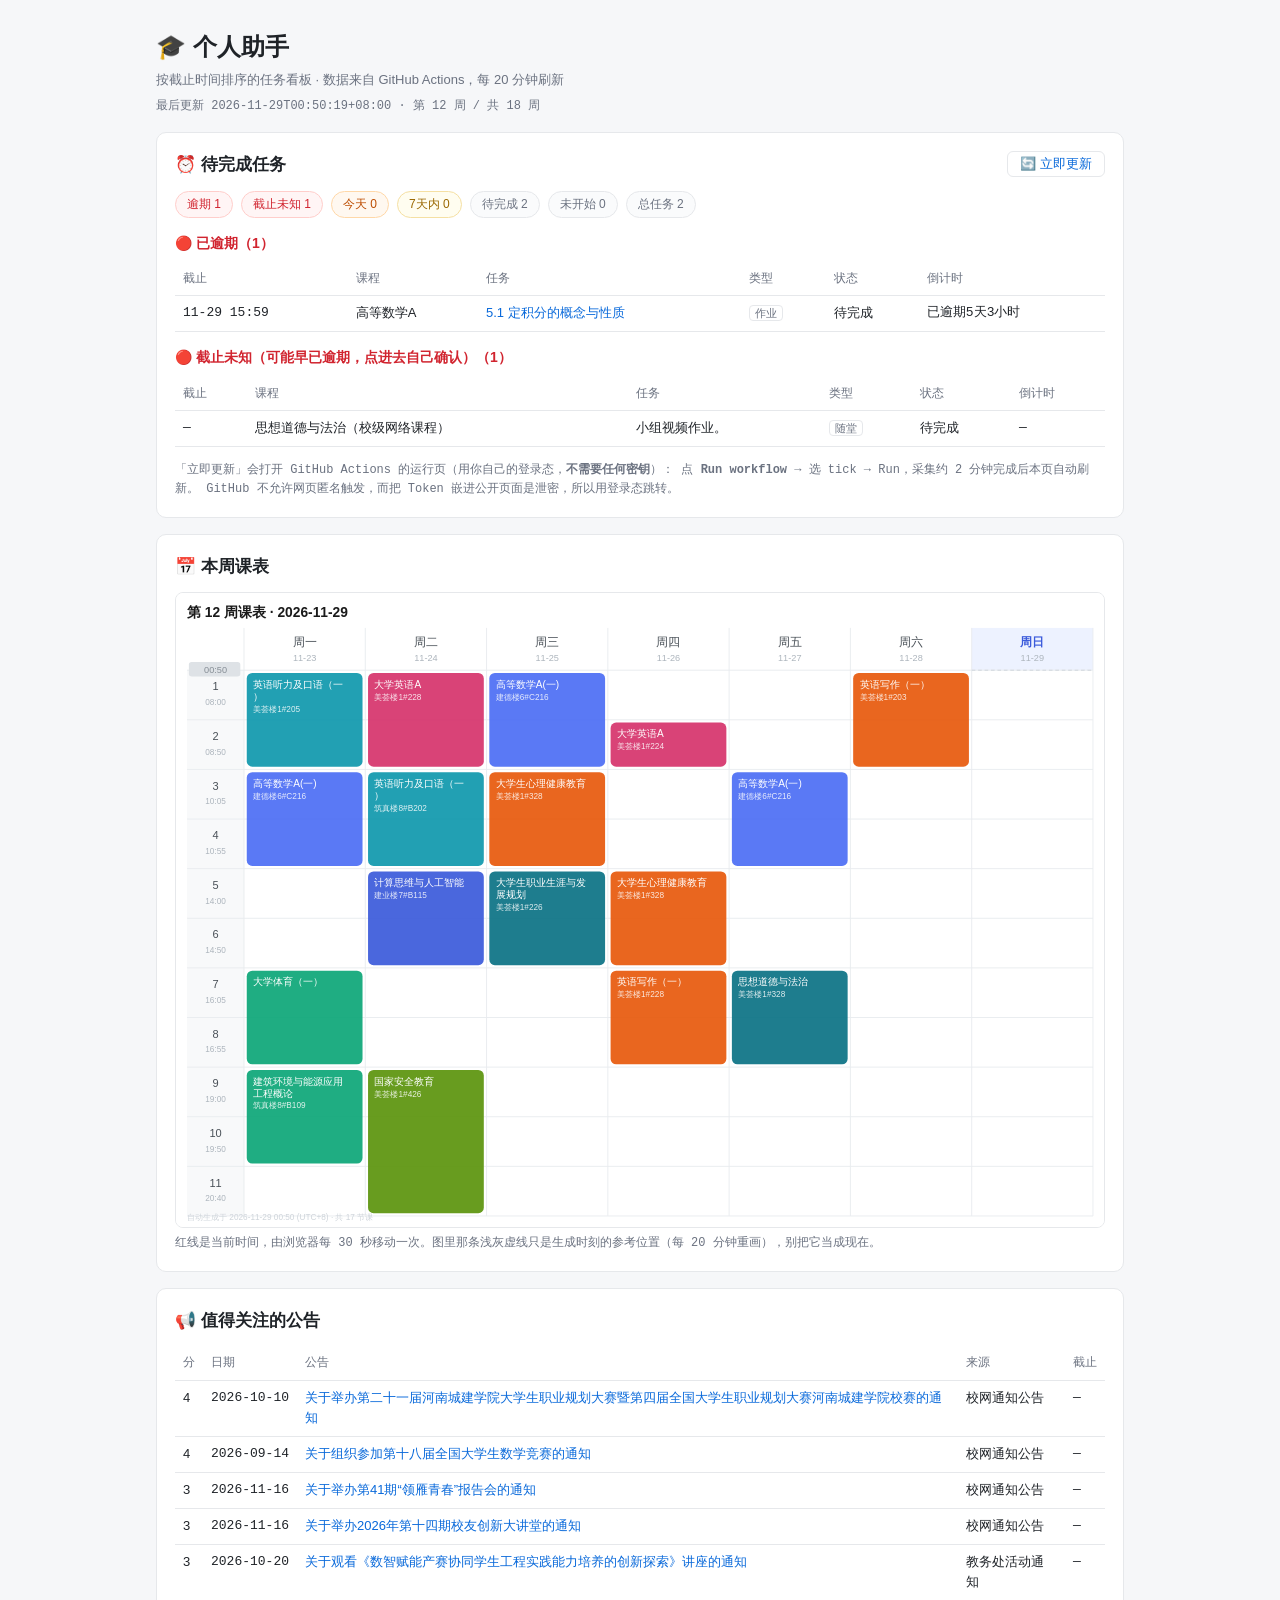
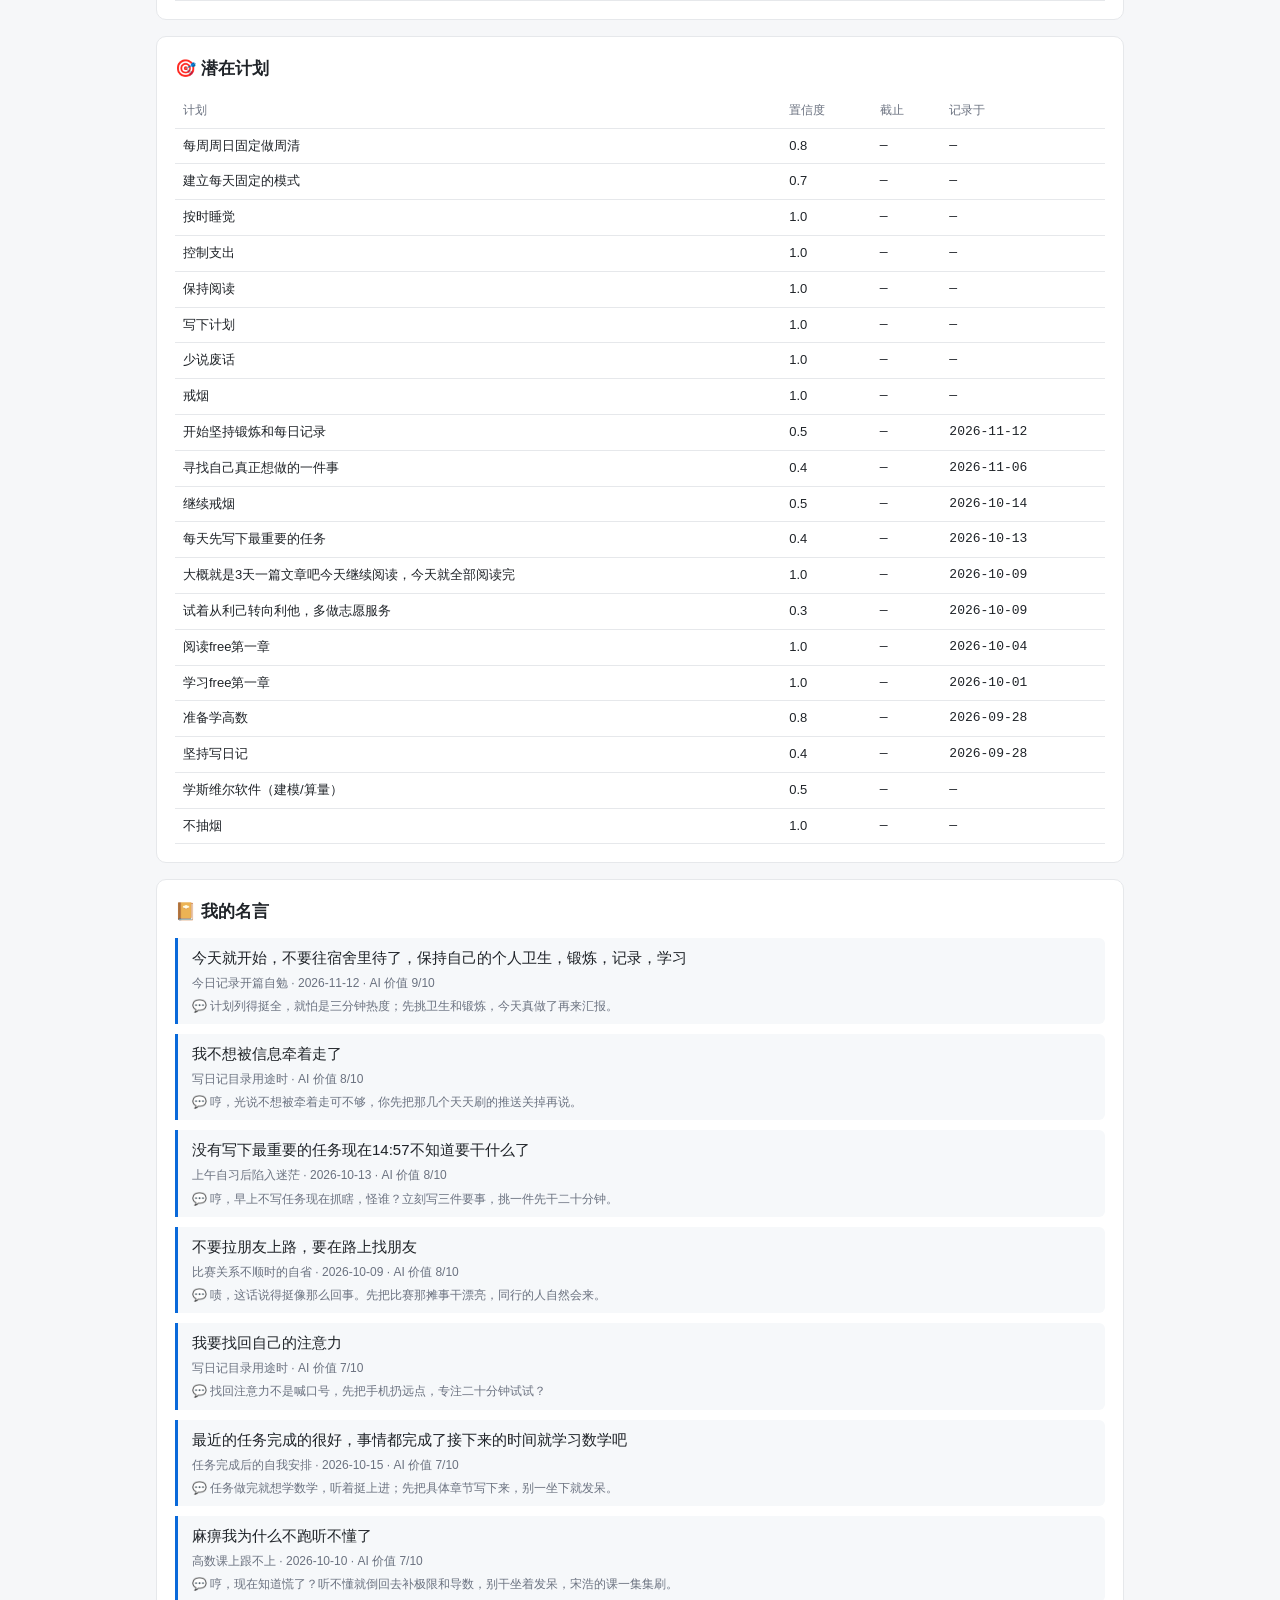
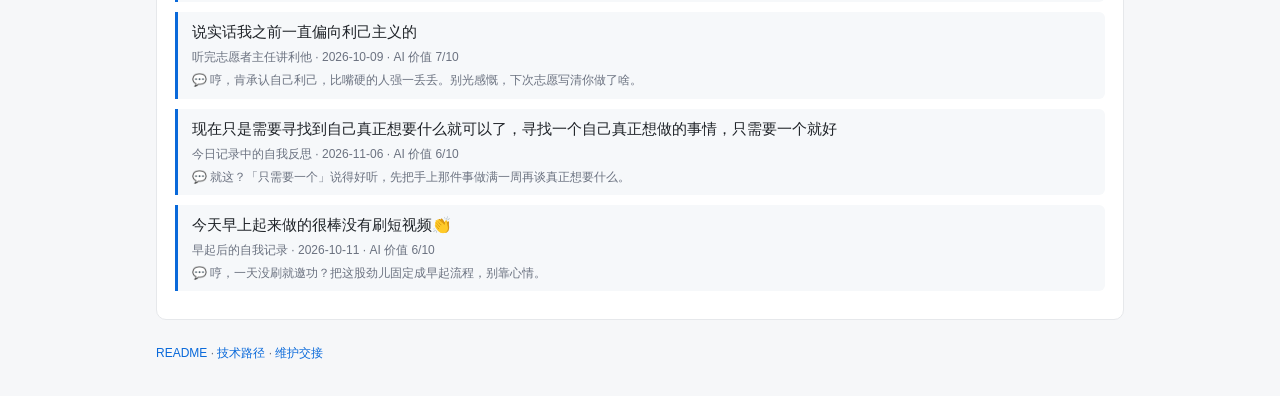
<file: docs/index.html>
<!DOCTYPE html>
<html lang="zh-CN">
<head>
<meta charset="utf-8">
<meta name="viewport" content="width=device-width, initial-scale=1">
<title>个人助手 · 任务看板</title>
<link rel="stylesheet" href="css/style.css">
</head>
<body>
<header>
  <h1>🎓 个人助手</h1>
  <p class="sub">按截止时间排序的任务看板 · 数据来自 GitHub Actions，每 20 分钟刷新</p>
  <p class="meta" id="meta">加载中…</p>
</header>

<main>
  <section>
    <h2>⏰ 待完成任务
      <button id="refreshBtn" class="refresh-btn" onclick="triggerRefresh()">🔄 立即更新</button>
    </h2>
    <div id="stats" class="stats"></div>
    <div id="tasks"></div>
    <p class="meta">「立即更新」会打开 GitHub Actions 的运行页（用你自己的登录态，<b>不需要任何密钥</b>）：
      点 <b>Run workflow</b> → 选 tick → Run，采集约 2 分钟完成后本页自动刷新。
      GitHub 不允许网页匿名触发，而把 Token 嵌进公开页面是泄密，所以用登录态跳转。</p>
  </section>

  <section>
    <h2>📅 本周课表</h2>
    <div class="svg-wrap" id="svgwrap">
      <img id="weeksvg" src="week.svg" alt="本周课表">
      <div class="now-line" id="nowline" hidden><span id="nowlabel"></span></div>
    </div>
    <p class="meta">红线是当前时间，由浏览器每 30 秒移动一次。图里那条浅灰虚线只是生成时刻的参考位置（每 20 分钟重画），别把它当成现在。</p>
  </section>

  <section>
    <h2>📢 值得关注的公告</h2>
    <div id="notices"></div>
  </section>

  <section>
    <h2>🎯 潜在计划</h2>
    <div id="plans"></div>
  </section>

  <section>
    <h2>📔 我的名言</h2>
    <div id="quotes"></div>
  </section>
</main>

<footer>
  <!-- 必须写绝对地址：Pages 源是 main 的 /docs，站点根就是 docs/，
       写 ../README.md 会解析成 jiuyuan233.github.io/README.md → 404（实测）。
       走 github.com blob 还能让 md 正常渲染，Pages 直出 .md 是 text/markdown 纯文本。 -->
  <a href="https://github.com/jiuyuan233/personal-assistant/blob/main/README.md">README</a> ·
  <a href="https://github.com/jiuyuan233/personal-assistant/blob/main/docs/技术路径.md">技术路径</a> ·
  <a href="https://github.com/jiuyuan233/personal-assistant/blob/main/AGENT.md">维护交接</a>
</footer>

<script src="js/app.js"></script>
</body>
</html>
</file>
<file: docs/css/style.css>
:root {
  --bg: #f6f7f9;
  --card: #ffffff;
  --line: #e6e8eb;
  --text: #1f2328;
  --muted: #6b7280;
  --red: #d1242f;
  --orange: #bc4c00;
  --yellow: #9a6700;
  --blue: #0969da;
}

* { box-sizing: border-box; }

body {
  margin: 0;
  background: var(--bg);
  color: var(--text);
  font: 15px/1.6 -apple-system, BlinkMacSystemFont, "Segoe UI", "PingFang SC", "Microsoft YaHei", sans-serif;
}

header, main, footer { max-width: 1000px; margin: 0 auto; padding: 0 16px; }
header { padding-top: 28px; }
h1 { margin: 0 0 4px; font-size: 24px; }
h2 { font-size: 17px; margin: 0 0 12px; }
.sub { margin: 0; color: var(--muted); font-size: 13px; }
.meta { margin: 6px 0 0; color: var(--muted); font-size: 12px; font-family: ui-monospace, monospace; }

section {
  background: var(--card);
  border: 1px solid var(--line);
  border-radius: 10px;
  padding: 18px;
  margin: 16px 0;
}

.stats { display: flex; flex-wrap: wrap; gap: 8px; margin-bottom: 14px; }
.chip {
  border-radius: 999px; padding: 3px 11px; font-size: 12px;
  border: 1px solid var(--line); background: #fafbfc; color: var(--muted);
}
.chip.red { color: var(--red); border-color: #ffcecb; background: #fff5f5; }
.chip.orange { color: var(--orange); border-color: #ffd8a8; background: #fff8f0; }
.chip.yellow { color: var(--yellow); border-color: #f5e0a3; background: #fffdf0; }

.bucket { margin: 14px 0; }
.bucket > h3 { font-size: 14px; margin: 0 0 8px; }
.bucket.overdue > h3 { color: var(--red); }
.bucket.unknown > h3 { color: var(--red); }
.bucket.today > h3 { color: var(--orange); }
.bucket.week > h3 { color: var(--yellow); }

table { width: 100%; border-collapse: collapse; font-size: 13px; }
th, td { text-align: left; padding: 7px 8px; border-bottom: 1px solid var(--line); vertical-align: top; }
th { color: var(--muted); font-weight: 500; font-size: 12px; white-space: nowrap; }
td.when { white-space: nowrap; font-family: ui-monospace, monospace; }
a { color: var(--blue); text-decoration: none; }
a:hover { text-decoration: underline; }

.empty { color: var(--muted); font-size: 13px; padding: 6px 0; }
.tag { font-size: 11px; color: var(--muted); border: 1px solid var(--line); border-radius: 4px; padding: 1px 5px; }

blockquote {
  margin: 10px 0; padding: 8px 14px; border-left: 3px solid var(--blue);
  background: #f6f8fa; border-radius: 0 6px 6px 0;
}
blockquote .ctx { display: block; color: var(--muted); font-size: 12px; margin-top: 4px; }

#weeksvg { width: 100%; height: auto; border: 1px solid var(--line); border-radius: 8px; display: block; }

/* 实时时间线：覆盖在 SVG 上，位置用百分比算，图片缩放也不会歪 */
.svg-wrap { position: relative; }
.now-line {
  position: absolute; height: 0; border-top: 2px solid #FA5252;
  pointer-events: none; z-index: 2;
}
.now-line::before {
  content: ''; position: absolute; left: -4px; top: -5px;
  width: 8px; height: 8px; border-radius: 50%; background: #FA5252;
}
.now-line span {
  position: absolute; right: 100%; top: -9px; margin-right: 4px;
  background: #FA5252; color: #fff; font-size: 10px; line-height: 16px;
  padding: 0 4px; border-radius: 3px; white-space: nowrap;
}

footer { padding: 8px 16px 32px; color: var(--muted); font-size: 12px; }

@media (max-width: 640px) {
  th:nth-child(2), td:nth-child(2) { display: none; }
  section { padding: 14px; }
}
/* 立即更新按钮（v1.5.18）：贴在 h2 标题右侧，弱化样式不抢焦点 */
.refresh-btn {
  float: right;
  padding: 3px 12px;
  font-size: 13px;
  border: 1px solid var(--line);
  border-radius: 6px;
  background: var(--card);
  color: var(--blue);
  cursor: pointer;
}
.refresh-btn:hover { background: #f0f6ff; border-color: var(--blue); }
.refresh-btn:disabled { color: var(--muted); cursor: wait; }
</file>
